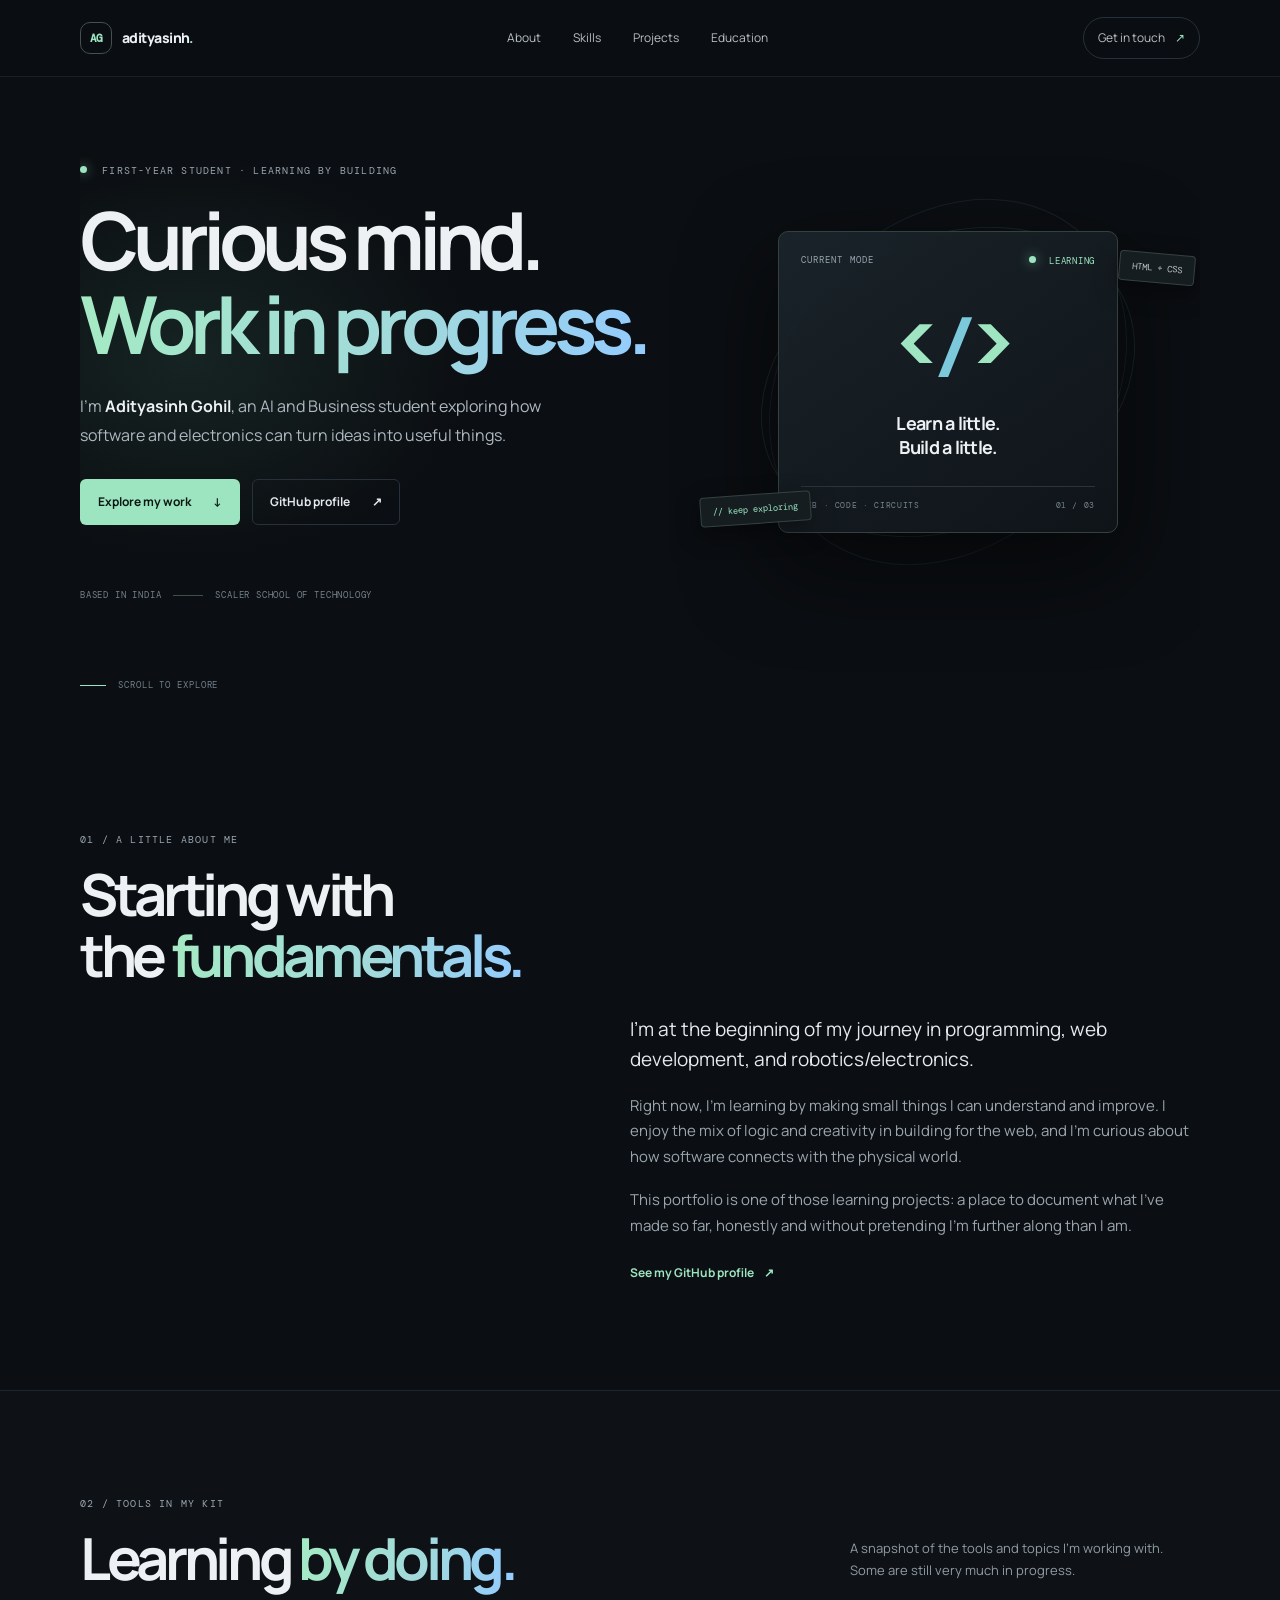
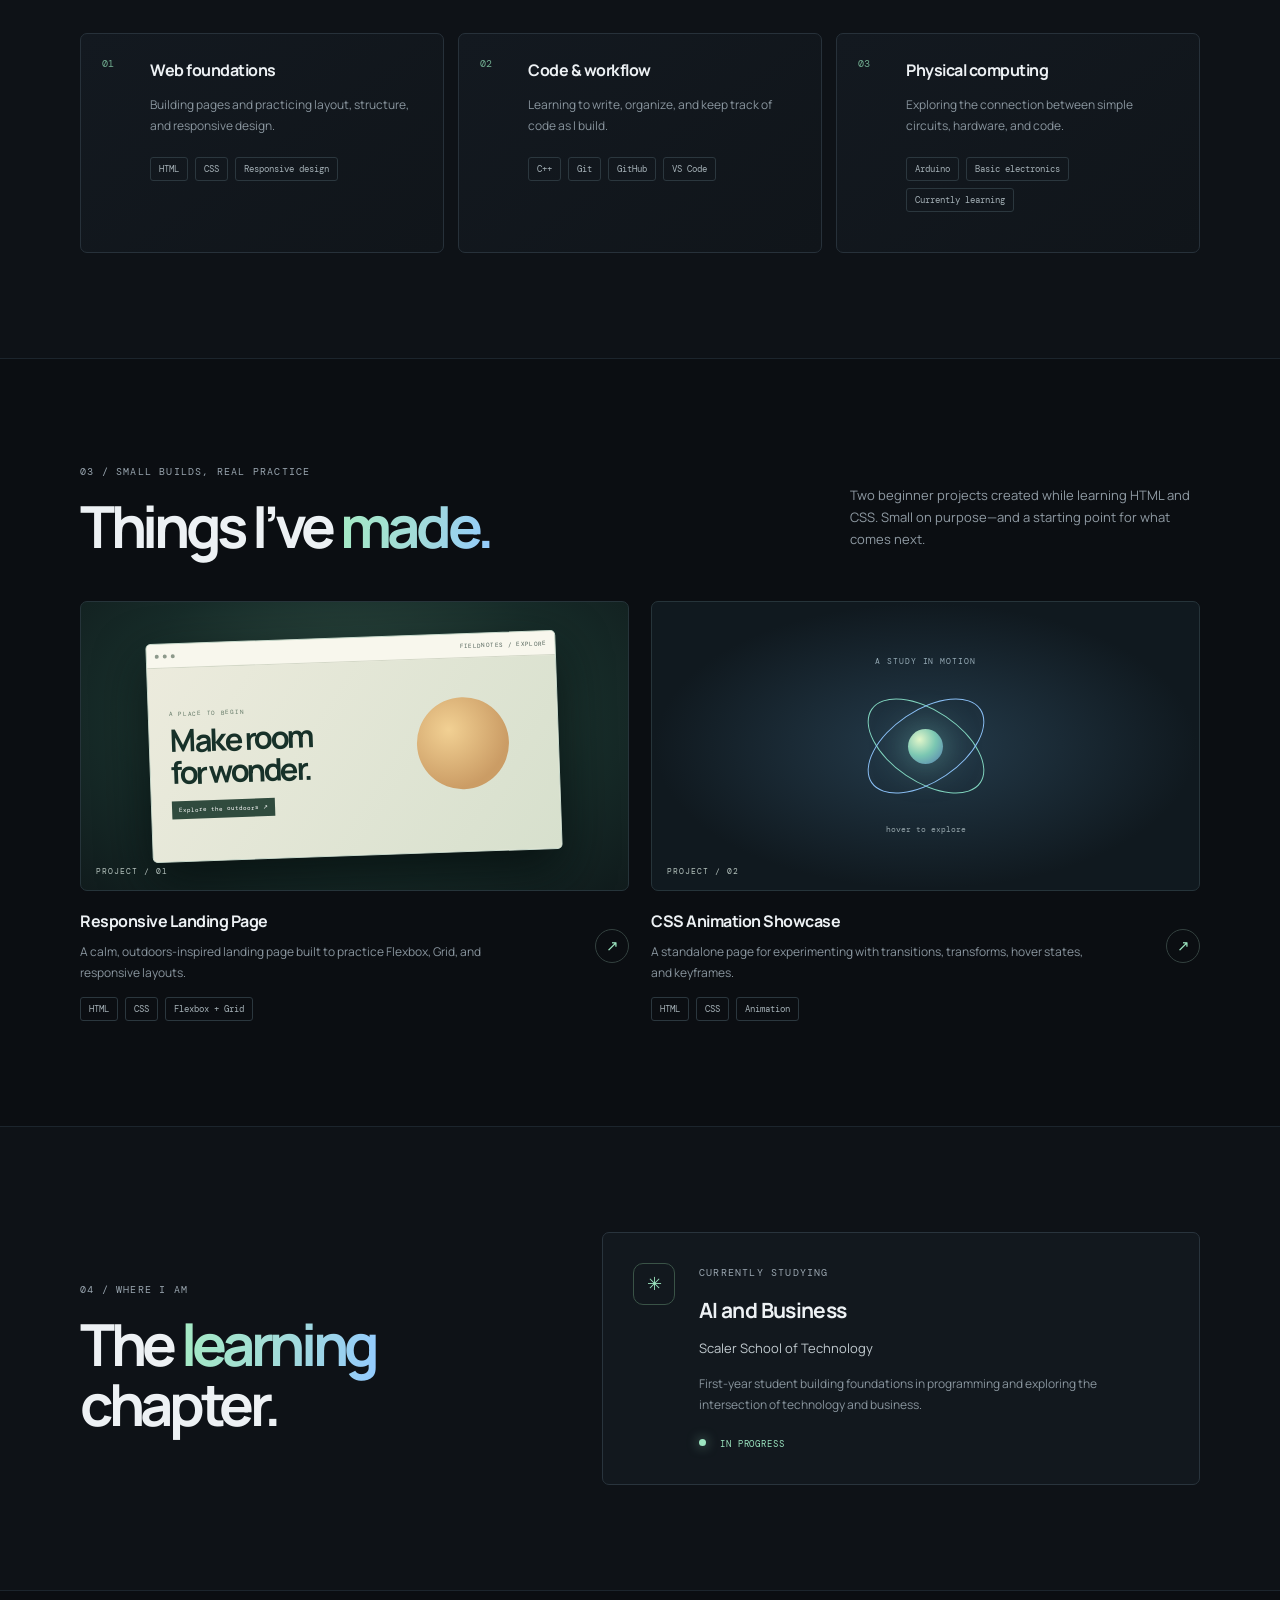
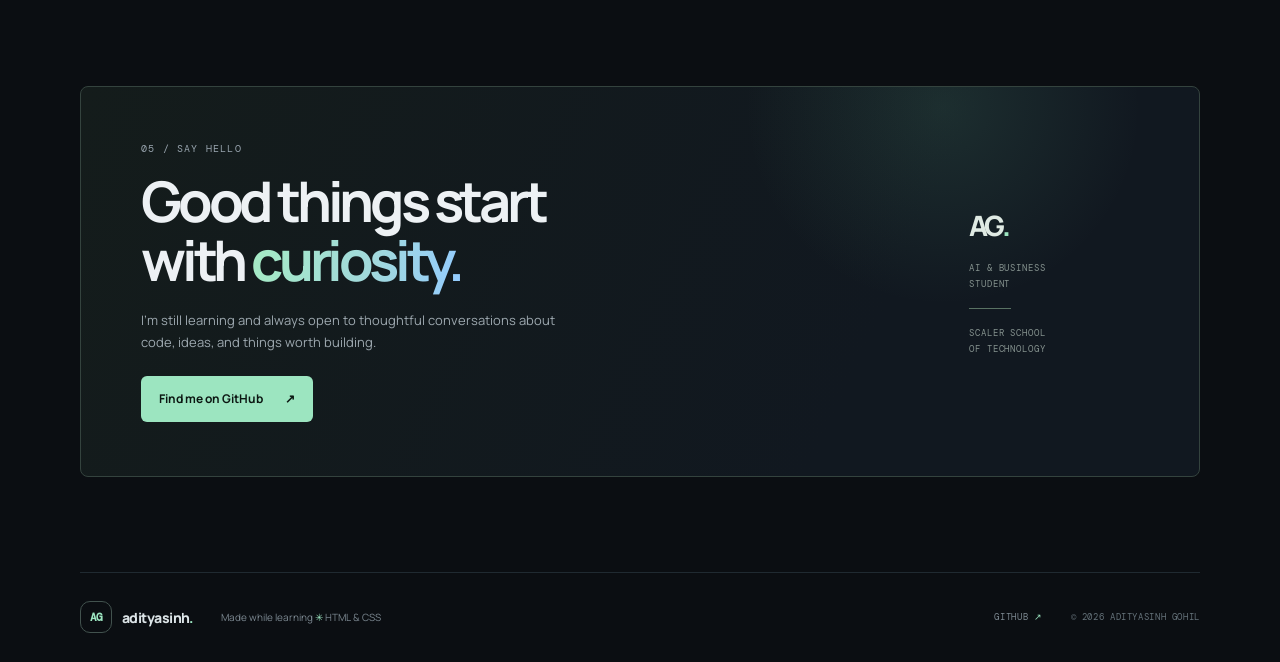
<file: index.html>
<!doctype html>
<html lang="en">
<head>
  <meta charset="utf-8">
  <meta name="viewport" content="width=device-width, initial-scale=1">
  <meta name="description" content="The personal portfolio of Adityasinh Upendrasinh Gohil, an AI and Business student learning web development and electronics.">
  <title>Adityasinh Gohil — Student &amp; Builder</title>
  <link rel="preconnect" href="https://fonts.googleapis.com">
  <link rel="preconnect" href="https://fonts.gstatic.com" crossorigin>
  <link href="https://fonts.googleapis.com/css2?family=DM+Mono:wght@400;500&family=Manrope:wght@400;500;600;700;800&display=swap" rel="stylesheet">
  <link rel="stylesheet" href="style.css">
</head>
<body>
  <header class="site-header">
    <nav class="nav wrap" aria-label="Main navigation">
      <a class="brand" href="#home" aria-label="Adityasinh Gohil, home"><span class="brand-mark">AG</span><span>adityasinh<span class="brand-dot">.</span></span></a>
      <div class="nav-links">
        <a href="#about">About</a><a href="#skills">Skills</a><a href="#projects">Projects</a><a href="#education">Education</a>
      </div>
      <a class="nav-contact" href="#contact">Get in touch <span aria-hidden="true">↗</span></a>
    </nav>
  </header>

  <main>
    <section class="hero wrap" id="home" aria-labelledby="hero-title">
      <div class="hero-copy">
        <p class="eyebrow"><span class="status-dot"></span> FIRST-YEAR STUDENT · LEARNING BY BUILDING</p>
        <h1 id="hero-title">Curious mind.<br><span class="gradient-text">Work in progress.</span></h1>
        <p class="hero-intro">I’m <strong>Adityasinh Gohil</strong>, an AI and Business student exploring how software and electronics can turn ideas into useful things.</p>
        <div class="hero-actions"><a class="button button-primary" href="#projects">Explore my work <span aria-hidden="true">↓</span></a><a class="button button-quiet" href="https://github.com/aditya-codes2302" target="_blank" rel="noopener noreferrer">GitHub profile <span aria-hidden="true">↗</span></a></div>
        <div class="hero-meta"><span>BASED IN INDIA</span><span class="meta-line"></span><span>SCALER SCHOOL OF TECHNOLOGY</span></div>
      </div>
      <div class="hero-visual" aria-label="A decorative card about learning through small experiments">
        <div class="orbit orbit-one"></div><div class="orbit orbit-two"></div>
        <div class="visual-card">
          <div class="card-top"><span class="eyebrow">CURRENT MODE</span><span class="live-label"><span class="status-dot"></span> LEARNING</span></div>
          <div class="visual-symbol" aria-hidden="true"><span class="symbol-bracket">&lt;</span><span class="symbol-slash">/</span><span class="symbol-bracket">&gt;</span></div>
          <p class="visual-title">Learn a little.<br>Build a little.</p>
          <div class="card-bottom"><span>WEB · CODE · CIRCUITS</span><span>01 / 03</span></div>
        </div>
        <span class="visual-note note-one">HTML + CSS</span><span class="visual-note note-two">// keep exploring</span>
      </div>
      <a class="scroll-cue" href="#about"><span></span> SCROLL TO EXPLORE</a>
    </section>

    <section class="section wrap" id="about" aria-labelledby="about-title">
      <div class="section-heading"><p class="eyebrow">01 / A LITTLE ABOUT ME</p><h2 id="about-title">Starting with<br>the <span class="gradient-text">fundamentals.</span></h2></div>
      <div class="about-copy"><p class="lead">I’m at the beginning of my journey in programming, web development, and robotics/electronics.</p><p>Right now, I’m learning by making small things I can understand and improve. I enjoy the mix of logic and creativity in building for the web, and I’m curious about how software connects with the physical world.</p><p>This portfolio is one of those learning projects: a place to document what I’ve made so far, honestly and without pretending I’m further along than I am.</p><a class="text-link" href="https://github.com/aditya-codes2302" target="_blank" rel="noopener noreferrer">See my GitHub profile <span aria-hidden="true">↗</span></a></div>
    </section>

    <section class="section skills-section" id="skills" aria-labelledby="skills-title"><div class="wrap">
      <div class="section-heading heading-row"><div><p class="eyebrow">02 / TOOLS IN MY KIT</p><h2 id="skills-title">Learning <span class="gradient-text">by doing.</span></h2></div><p class="heading-note">A snapshot of the tools and topics I’m working with. Some are still very much in progress.</p></div>
      <div class="skills-grid">
        <article class="skill-card"><span class="skill-index">01</span><div><h3>Web foundations</h3><p>Building pages and practicing layout, structure, and responsive design.</p><div class="tag-list"><span>HTML</span><span>CSS</span><span>Responsive design</span></div></div></article>
        <article class="skill-card"><span class="skill-index">02</span><div><h3>Code &amp; workflow</h3><p>Learning to write, organize, and keep track of code as I build.</p><div class="tag-list"><span>C++</span><span>Git</span><span>GitHub</span><span>VS Code</span></div></div></article>
        <article class="skill-card"><span class="skill-index">03</span><div><h3>Physical computing</h3><p>Exploring the connection between simple circuits, hardware, and code.</p><div class="tag-list"><span>Arduino</span><span>Basic electronics</span><span>Currently learning</span></div></div></article>
      </div>
    </div></section>

    <section class="section wrap" id="projects" aria-labelledby="projects-title">
      <div class="section-heading heading-row"><div><p class="eyebrow">03 / SMALL BUILDS, REAL PRACTICE</p><h2 id="projects-title">Things I’ve <span class="gradient-text">made.</span></h2></div><p class="heading-note">Two beginner projects created while learning HTML and CSS. Small on purpose—and a starting point for what comes next.</p></div>
      <div class="projects-grid">
        <article class="project-card"><a class="project-preview preview-landing" href="project-1/index.html" aria-label="Open Responsive Landing Page project"><div class="preview-window"><div class="preview-bar"><i></i><i></i><i></i><span>FIELDNOTES / EXPLORE</span></div><div class="preview-content"><span class="preview-kicker">A PLACE TO BEGIN</span><strong>Make room<br>for wonder.</strong><span class="preview-button">Explore the outdoors ↗</span><div class="preview-sun"></div></div></div><span class="project-number">PROJECT / 01</span></a><div class="project-info"><div><h3>Responsive Landing Page</h3><p>A calm, outdoors-inspired landing page built to practice Flexbox, Grid, and responsive layouts.</p></div><a class="round-link" href="project-1/index.html" aria-label="View Responsive Landing Page">↗</a></div><div class="project-tags"><span>HTML</span><span>CSS</span><span>Flexbox + Grid</span></div></article>
        <article class="project-card"><a class="project-preview preview-motion" href="project-2/index.html" aria-label="Open CSS Animation Showcase project"><div class="motion-stage"><span class="motion-label">A STUDY IN MOTION</span><div class="motion-orbit"></div><div class="motion-orbit orbit-b"></div><div class="motion-core"></div><span class="motion-caption">hover to explore</span></div><span class="project-number">PROJECT / 02</span></a><div class="project-info"><div><h3>CSS Animation Showcase</h3><p>A standalone page for experimenting with transitions, transforms, hover states, and keyframes.</p></div><a class="round-link" href="project-2/index.html" aria-label="View CSS Animation Showcase">↗</a></div><div class="project-tags"><span>HTML</span><span>CSS</span><span>Animation</span></div></article>
      </div>
    </section>

    <section class="section education-section" id="education" aria-labelledby="education-title"><div class="wrap education-layout"><div class="section-heading"><p class="eyebrow">04 / WHERE I AM</p><h2 id="education-title">The <span class="gradient-text">learning</span><br>chapter.</h2></div><div class="education-card"><span class="education-icon" aria-hidden="true">✳</span><div><p class="eyebrow">CURRENTLY STUDYING</p><h3>AI and Business</h3><p class="education-school">Scaler School of Technology</p><p class="education-detail">First-year student building foundations in programming and exploring the intersection of technology and business.</p><span class="education-status"><span class="status-dot"></span> IN PROGRESS</span></div></div></div></section>

    <section class="contact-section wrap" id="contact" aria-labelledby="contact-title"><div class="contact-panel"><div class="contact-glow"></div><div class="contact-content"><p class="eyebrow">05 / SAY HELLO</p><h2 id="contact-title">Good things start<br>with <span class="gradient-text">curiosity.</span></h2><p>I’m still learning and always open to thoughtful conversations about code, ideas, and things worth building.</p><a class="button button-primary" href="https://github.com/aditya-codes2302" target="_blank" rel="noopener noreferrer">Find me on GitHub <span aria-hidden="true">↗</span></a></div><div class="contact-aside"><span class="aside-mark">AG<span>.</span></span><span>AI &amp; BUSINESS<br>STUDENT</span><span class="aside-line"></span><span>SCALER SCHOOL<br>OF TECHNOLOGY</span></div></div></section>
  </main>

  <footer class="site-footer wrap"><a class="brand footer-brand" href="#home"><span class="brand-mark">AG</span><span>adityasinh<span class="brand-dot">.</span></span></a><p>Made while learning <span aria-label="with">✳</span> HTML &amp; CSS</p><a class="footer-link" href="https://github.com/aditya-codes2302" target="_blank" rel="noopener noreferrer">GITHUB <span aria-hidden="true">↗</span></a><span class="copyright">© 2026 ADITYASINH GOHIL</span></footer>
</body>
</html>
</file>
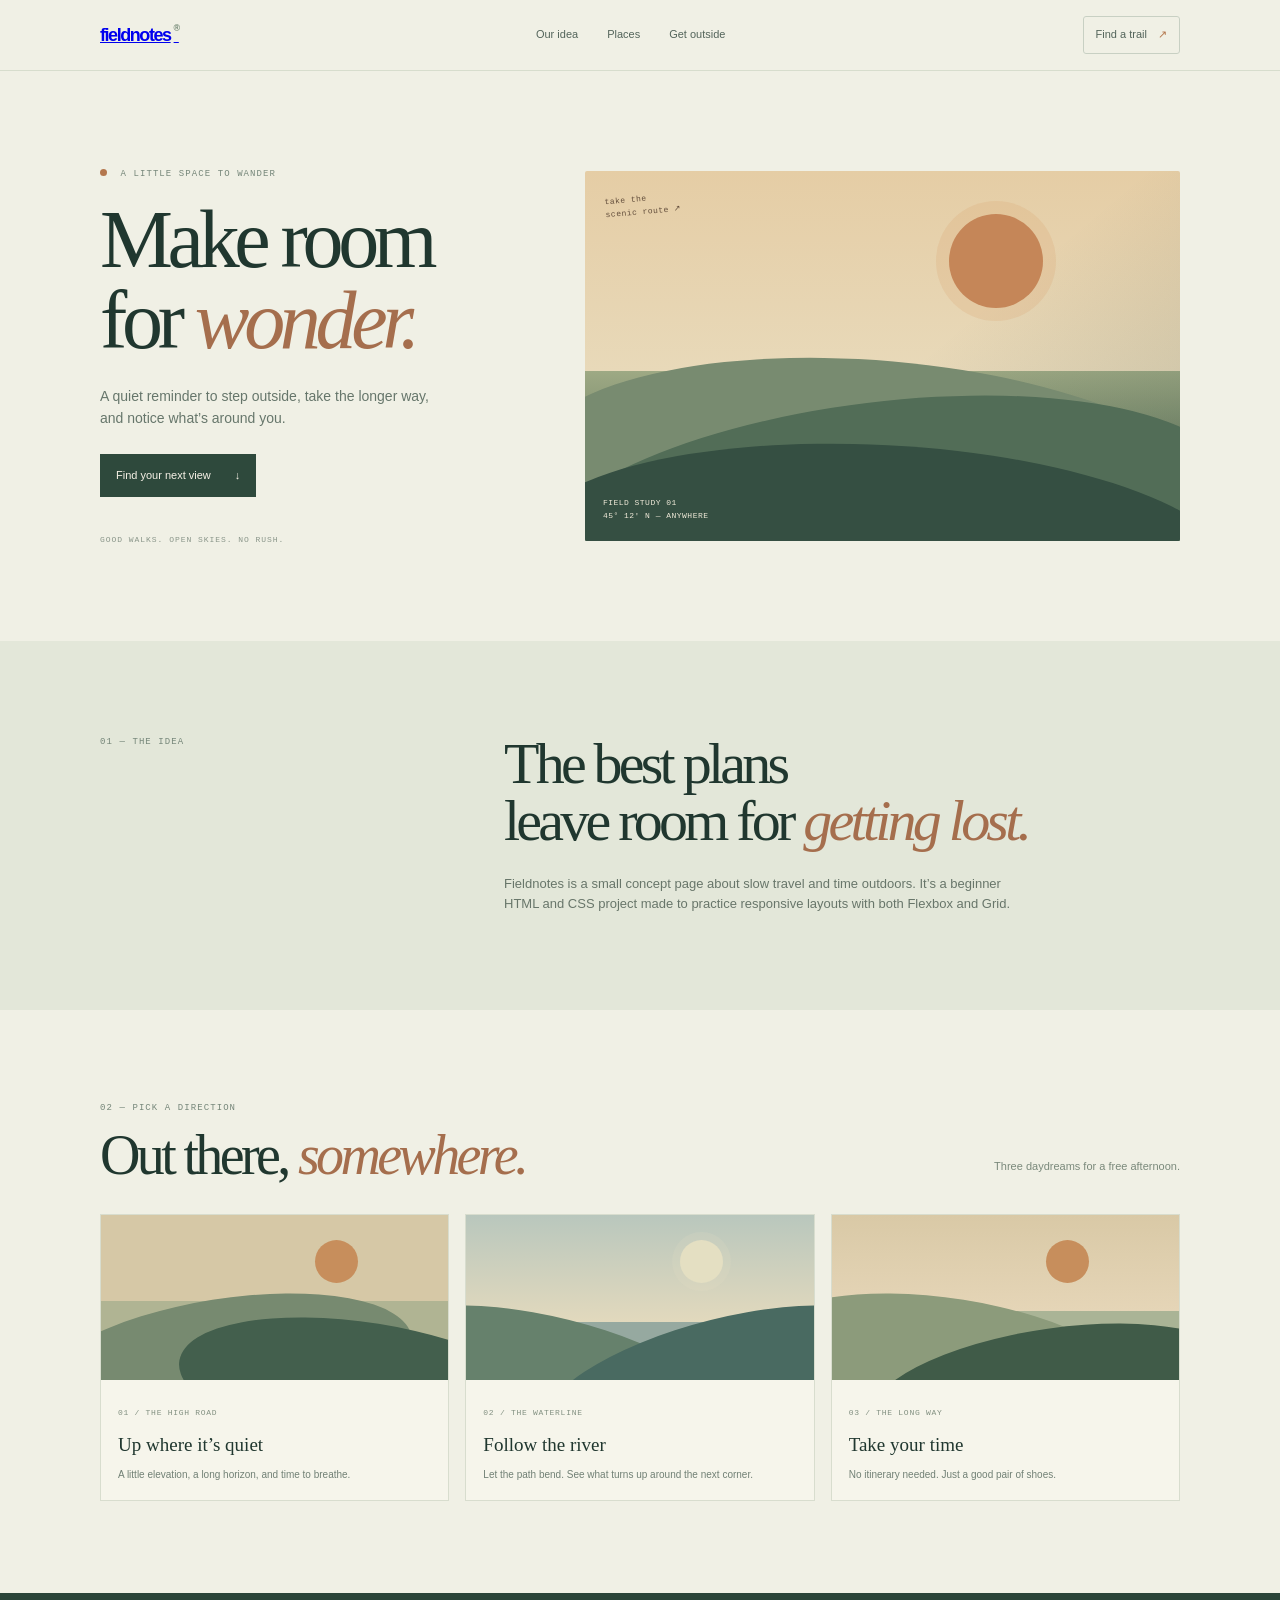
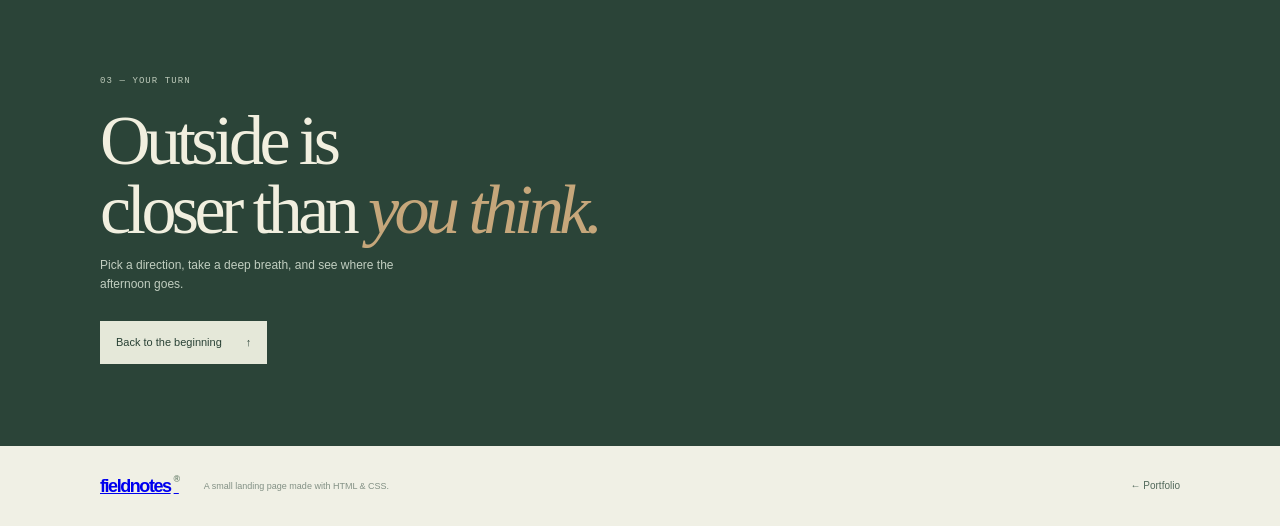
<file: project-1/index.html>
<!doctype html>
<html lang="en">
<head>
  <meta charset="utf-8">
  <meta name="viewport" content="width=device-width, initial-scale=1">
  <meta name="description" content="A beginner responsive landing page made with HTML and CSS.">
  <title>Fieldnotes — Responsive Landing Page</title>
  <link rel="stylesheet" href="style.css">
</head>
<body>
  <header class="site-header"><nav class="nav wrap" aria-label="Main navigation"><a class="logo" href="#home">fieldnotes<span>®</span></a><div class="nav-links"><a href="#story">Our idea</a><a href="#places">Places</a><a href="#join">Get outside</a></div><a class="nav-cta" href="#places">Find a trail <span>↗</span></a></nav></header>
  <main>
    <section class="hero wrap" id="home"><div class="hero-copy"><p class="kicker"><span></span> A LITTLE SPACE TO WANDER</p><h1>Make room<br>for <em>wonder.</em></h1><p class="intro">A quiet reminder to step outside, take the longer way, and notice what’s around you.</p><a class="button" href="#places">Find your next view <span>↓</span></a><p class="hero-foot">GOOD WALKS. OPEN SKIES. NO RUSH.</p></div><div class="hero-art" role="img" aria-label="Illustrated sun setting behind layered green hills"><div class="sun"></div><div class="hill hill-back"></div><div class="hill hill-mid"></div><div class="hill hill-front"></div><span class="art-label">FIELD STUDY 01<br>45° 12' N — ANYWHERE</span><span class="art-scribble">take the<br>scenic route ↗</span></div></section>
    <section class="story" id="story"><div class="wrap story-grid"><p class="kicker">01 — THE IDEA</p><h2>The best plans<br>leave room for <em>getting lost.</em></h2><p>Fieldnotes is a small concept page about slow travel and time outdoors. It’s a beginner HTML and CSS project made to practice responsive layouts with both Flexbox and Grid.</p></div></section>
    <section class="places wrap" id="places"><div class="places-heading"><div><p class="kicker">02 — PICK A DIRECTION</p><h2>Out there, <em>somewhere.</em></h2></div><p>Three daydreams for a free afternoon.</p></div><div class="place-grid"><article class="place-card place-one"><div class="landscape landscape-one"><span class="place-sun"></span><i></i><b></b></div><div class="place-text"><span>01 / THE HIGH ROAD</span><h3>Up where it’s quiet</h3><p>A little elevation, a long horizon, and time to breathe.</p></div></article><article class="place-card place-two"><div class="landscape landscape-two"><span class="place-moon"></span><i></i><b></b></div><div class="place-text"><span>02 / THE WATERLINE</span><h3>Follow the river</h3><p>Let the path bend. See what turns up around the next corner.</p></div></article><article class="place-card place-three"><div class="landscape landscape-three"><span class="place-sun"></span><i></i><b></b></div><div class="place-text"><span>03 / THE LONG WAY</span><h3>Take your time</h3><p>No itinerary needed. Just a good pair of shoes.</p></div></article></div></section>
    <section class="join" id="join"><div class="wrap join-inner"><p class="kicker">03 — YOUR TURN</p><h2>Outside is<br>closer than <em>you think.</em></h2><p>Pick a direction, take a deep breath, and see where the afternoon goes.</p><a class="button button-light" href="#home">Back to the beginning <span>↑</span></a></div></section>
  </main>
  <footer class="footer wrap"><a class="logo" href="#home">fieldnotes<span>®</span></a><p>A small landing page made with HTML &amp; CSS.</p><a href="../index.html">← Portfolio</a></footer>
</body>
</html>
</file>
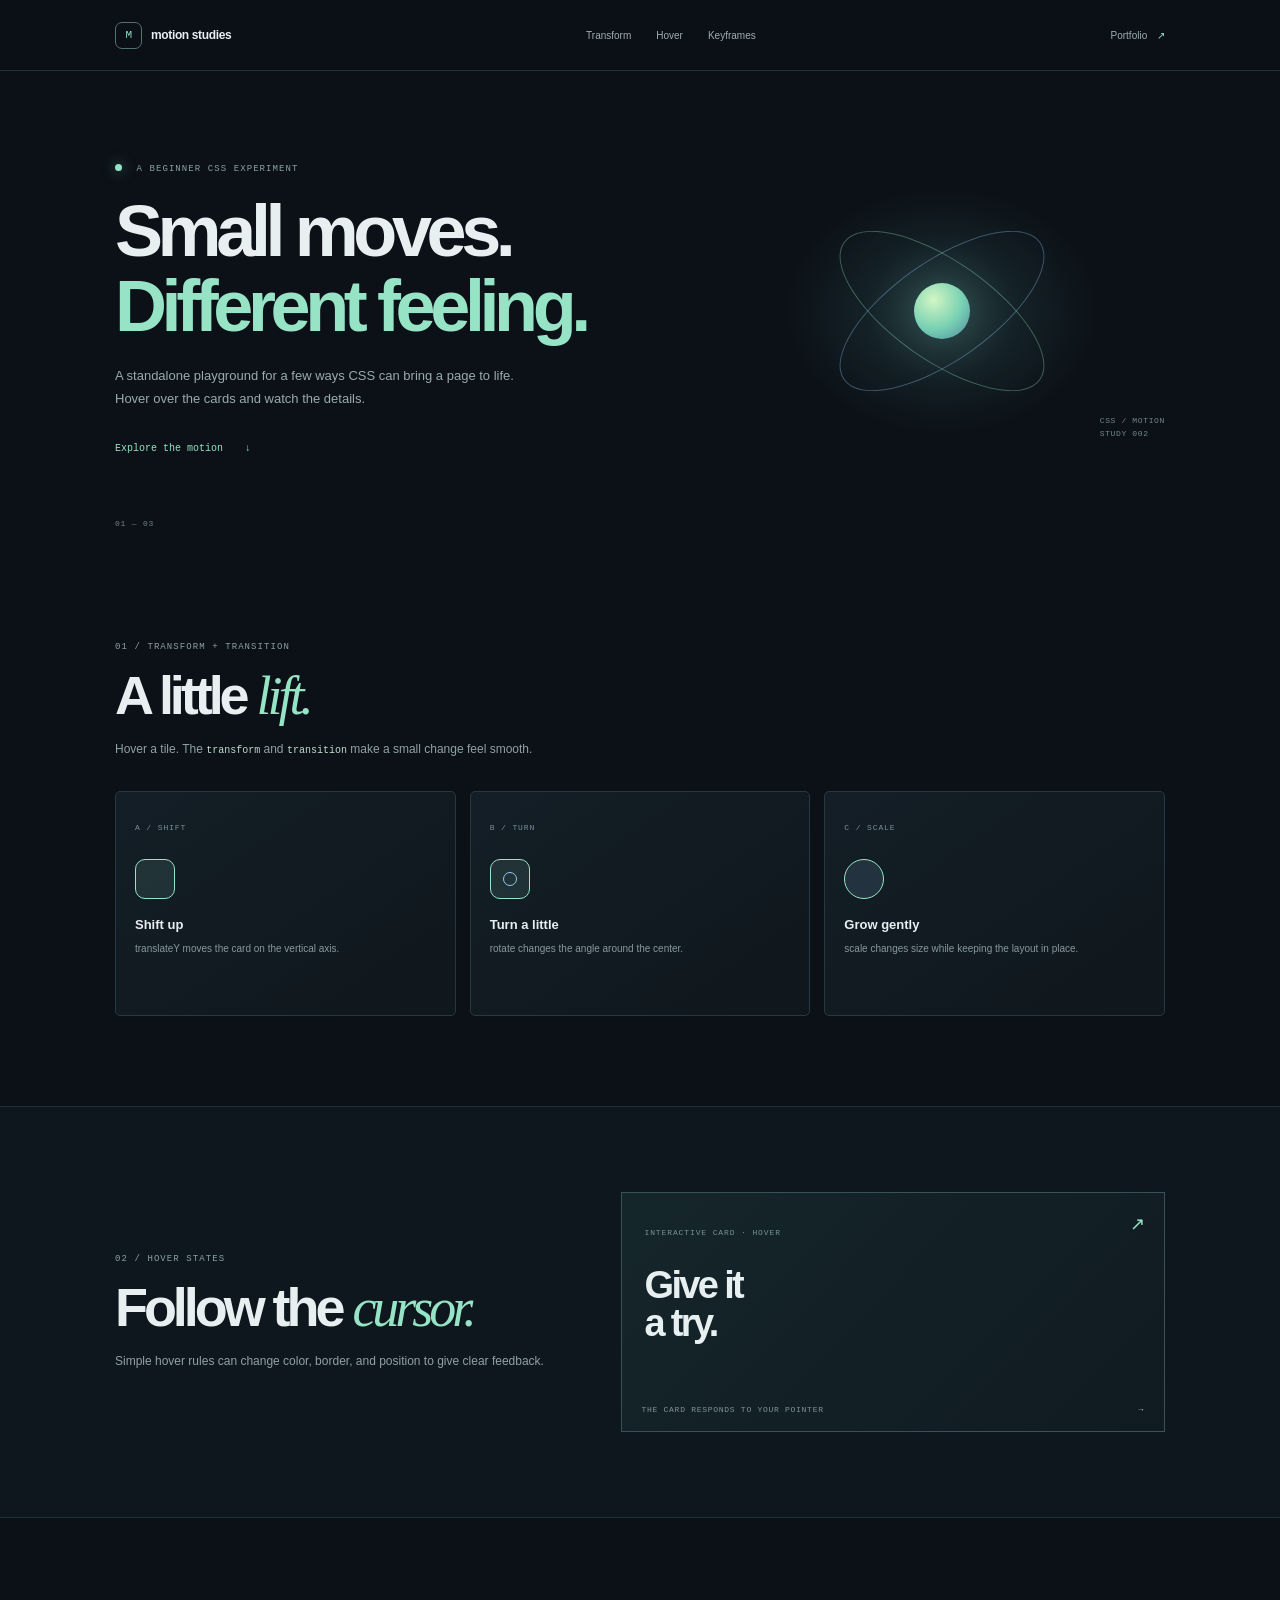
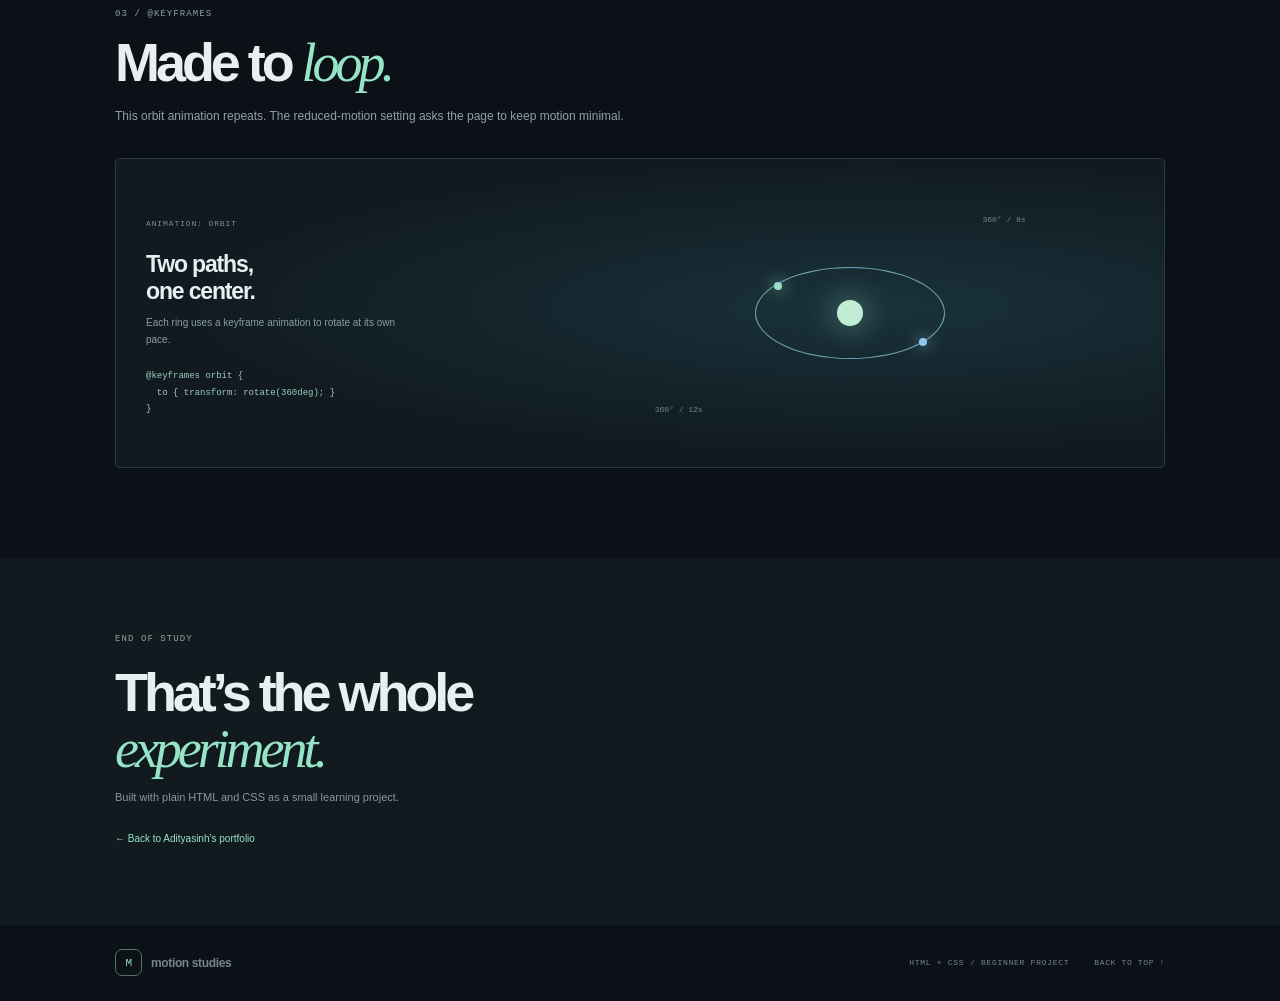
<file: project-2/index.html>
<!doctype html>
<html lang="en">
<head>
  <meta charset="utf-8">
  <meta name="viewport" content="width=device-width, initial-scale=1">
  <meta name="description" content="A small CSS motion study demonstrating transitions, transforms, hover effects, and keyframe animations.">
  <title>Motion Studies — CSS Animation Showcase</title>
  <link rel="stylesheet" href="style.css">
</head>
<body>
  <header class="site-header"><nav class="nav wrap" aria-label="Main navigation"><a class="wordmark" href="#home"><span class="mark">M</span> motion studies</a><div class="nav-links"><a href="#transform">Transform</a><a href="#hover">Hover</a><a href="#keyframes">Keyframes</a></div><a class="nav-back" href="../index.html">Portfolio <span>↗</span></a></nav></header>
  <main>
    <section class="hero wrap" id="home"><div><p class="eyebrow"><span class="pulse-dot"></span> A BEGINNER CSS EXPERIMENT</p><h1>Small moves.<br><span>Different feeling.</span></h1><p class="intro">A standalone playground for a few ways CSS can bring a page to life. Hover over the cards and watch the details.</p><a class="scroll-link" href="#transform">Explore the motion <span>↓</span></a></div><div class="hero-art" aria-hidden="true"><div class="hero-ring ring-a"></div><div class="hero-ring ring-b"></div><div class="hero-orb"></div><span class="art-coord">CSS / MOTION<br>STUDY 002</span></div><span class="hero-index">01 — 03</span></section>
    <section class="study-section wrap" id="transform"><div class="section-title"><p class="eyebrow">01 / TRANSFORM + TRANSITION</p><h2>A little <em>lift.</em></h2><p>Hover a tile. The <code>transform</code> and <code>transition</code> make a small change feel smooth.</p></div><div class="lift-grid"><article class="lift-card"><span class="card-no">A / SHIFT</span><div class="mini-shape shape-shift"></div><h3>Shift up</h3><p>translateY moves the card on the vertical axis.</p></article><article class="lift-card"><span class="card-no">B / TURN</span><div class="mini-shape shape-turn"><i></i></div><h3>Turn a little</h3><p>rotate changes the angle around the center.</p></article><article class="lift-card"><span class="card-no">C / SCALE</span><div class="mini-shape shape-scale"></div><h3>Grow gently</h3><p>scale changes size while keeping the layout in place.</p></article></div></section>
    <section class="hover-section" id="hover"><div class="wrap hover-layout"><div class="section-title"><p class="eyebrow">02 / HOVER STATES</p><h2>Follow the <em>cursor.</em></h2><p>Simple hover rules can change color, border, and position to give clear feedback.</p></div><a class="hover-demo" href="#keyframes"><span class="demo-label">INTERACTIVE CARD · HOVER</span><span class="demo-icon">↗</span><strong>Give it<br>a try.</strong><span class="demo-bottom">THE CARD RESPONDS TO YOUR POINTER <b>→</b></span></a></div></section>
    <section class="study-section keyframes-section wrap" id="keyframes"><div class="section-title"><p class="eyebrow">03 / @KEYFRAMES</p><h2>Made to <em>loop.</em></h2><p>This orbit animation repeats. The reduced-motion setting asks the page to keep motion minimal.</p></div><div class="keyframe-demo"><div class="demo-copy"><span class="demo-label">ANIMATION: ORBIT</span><h3>Two paths,<br>one center.</h3><p>Each ring uses a keyframe animation to rotate at its own pace.</p><code>@keyframes orbit {<br>&nbsp;&nbsp;to { transform: rotate(360deg); }<br>}</code></div><div class="orbit-art" aria-label="Two animated orbit rings around a glowing center"><div class="orbit-ring orbit-one"><span></span></div><div class="orbit-ring orbit-two"><span></span></div><div class="orbit-center"></div><span class="orbit-tag tag-a">360° / 8s</span><span class="orbit-tag tag-b">360° / 12s</span></div></div></section>
    <section class="closing"><div class="wrap closing-inner"><p class="eyebrow">END OF STUDY</p><h2>That’s the whole<br><em>experiment.</em></h2><p>Built with plain HTML and CSS as a small learning project.</p><a href="../index.html">← Back to Adityasinh’s portfolio</a></div></section>
  </main>
  <footer class="footer wrap"><a class="wordmark" href="#home"><span class="mark">M</span> motion studies</a><span>HTML + CSS / BEGINNER PROJECT</span><a href="#home">BACK TO TOP ↑</a></footer>
</body>
</html>
</file>
<file: style.css>
:root {
  color-scheme: dark;
  --bg: #0b0e12;
  --surface: #11161c;
  --surface-2: #151c24;
  --text: #edf1f4;
  --muted: #929ca7;
  --line: #26313b;
  --accent: #9ce5c0;
  --accent-2: #86cfff;
  --mono: "DM Mono",monospace;
  --sans: "Manrope",sans-serif;
  --wrap: 1120px
}
* {
  box-sizing: border-box
}
html {
  scroll-behavior: smooth;
  scroll-padding-top: 90px
}
body {
  margin: 0;
  background: var(--bg);
  color: var(--text);
  font-family: var(--sans);
  font-size: 15px;
  line-height: 1.7
}
a {
  color: inherit;
  text-decoration: none
}
.wrap {
  width: min(calc(100% - 64px),var(--wrap));
  margin-inline: auto
}
.site-header {
  position: sticky;
  top: 0;
  z-index: 10;
  border-bottom: 1px solid rgba(148,163,184,.12);
  background: rgba(11,14,18,.88);
  backdrop-filter: blur(16px)
}
.nav {
  height: 76px;
  display: flex;
  align-items: center;
  justify-content: space-between;
  gap: 24px
}
.brand {
  display: inline-flex;
  align-items: center;
  gap: 10px;
  font-size: 14px;
  font-weight: 800;
  letter-spacing: -.04em
}
.brand-mark {
  display: grid;
  place-items: center;
  width: 32px;
  height: 32px;
  border: 1px solid #42524e;
  border-radius: 10px;
  color: var(--accent);
  font-family: var(--mono);
  font-size: 11px;
  letter-spacing: -.08em
}
.brand-dot {
  color: var(--accent)
}
.nav-links {
  display: flex;
  align-items: center;
  gap: 32px
}
.nav-links a,.nav-contact {
  font-size: 12px;
  color: #b9c1c8;
  transition: color .2s ease
}
.nav-links a:hover,.nav-contact:hover,.footer-link:hover {
  color: var(--accent)
}
.nav-contact {
  padding: 10px 14px;
  border: 1px solid var(--line);
  border-radius: 999px
}
.nav-contact span {
  margin-left: 8px;
  color: var(--accent)
}
.hero {
  position: relative;
  min-height: 650px;
  display: grid;
  grid-template-columns: 1.1fr .9fr;
  align-items: center;
  padding-block: 72px 112px;
  overflow: hidden
}
.hero:before {
  content: "";
  position: absolute;
  z-index: -1;
  width: 600px;
  height: 420px;
  left: -190px;
  top: 70px;
  background: radial-gradient(ellipse,rgba(112,211,171,.11),transparent 68%);
  pointer-events: none
}
.hero-copy {
  max-width: 610px;
  z-index: 1
}
.eyebrow {
  margin: 0 0 20px;
  color: #99a5af;
  font: 10px/1.5 var(--mono);
  letter-spacing: .12em
}
.status-dot {
  display: inline-block;
  width: 7px;
  height: 7px;
  margin-right: 8px;
  border-radius: 50%;
  background: var(--accent);
  box-shadow: 0 0 12px rgba(156,229,192,.65);
  vertical-align: 1px
}
.hero h1,.section h2,.contact-content h2 {
  margin: 0;
  font-size: clamp(44px,6.6vw,80px);
  line-height: 1.05;
  letter-spacing: -.075em;
  font-weight: 700
}
.gradient-text {
  color: var(--accent);
  background: linear-gradient(100deg,#a5ebc3 0%,#a1d9dc 58%,#93cbff 100%);
  -webkit-background-clip: text;
  background-clip: text;
  -webkit-text-fill-color: transparent
}
.hero-intro {
  max-width: 485px;
  margin: 26px 0 30px;
  color: #aeb8c1;
  font-size: 16px;
  line-height: 1.8
}
.hero-intro strong {
  color: var(--text);
  font-weight: 700
}
.hero-actions {
  display: flex;
  gap: 12px;
  flex-wrap: wrap
}
.button {
  display: inline-flex;
  min-height: 46px;
  align-items: center;
  justify-content: center;
  gap: 22px;
  padding: 0 17px;
  border: 1px solid transparent;
  border-radius: 6px;
  font-size: 12px;
  font-weight: 700;
  transition: transform .2s ease,background .2s ease,border-color .2s ease
}
.button:hover {
  transform: translateY(-3px)
}
.button-primary {
  background: var(--accent);
  color: #0c1712
}
.button-primary:hover {
  background: #b5f1ce
}
.button-quiet {
  border-color: var(--line);
  color: #e3e9ed
}
.button-quiet:hover {
  border-color: #708078
}
.hero-meta {
  display: flex;
  align-items: center;
  gap: 12px;
  margin-top: 64px;
  color: #74818c;
  font: 9px var(--mono);
  letter-spacing: .09em
}
.meta-line {
  width: 30px;
  height: 1px;
  background: #405048
}
.hero-visual {
  position: relative;
  display: grid;
  place-items: center;
  min-height: 380px
}
.orbit {
  position: absolute;
  border: 1px solid rgba(156,229,192,.1);
  border-radius: 50%;
  transform: rotate(-25deg)
}
.orbit-one {
  width: 390px;
  height: 290px
}
.orbit-two {
  width: 320px;
  height: 400px;
  transform: rotate(42deg);
  border-color: rgba(134,207,255,.09)
}
.visual-card {
  position: relative;
  width: min(100%,340px);
  min-height: 290px;
  padding: 22px;
  background: linear-gradient(145deg,rgba(26,36,42,.94),rgba(15,20,25,.96));
  border: 1px solid #34413f;
  border-radius: 10px;
  box-shadow: 0 32px 90px #0008;
  animation: card-float 6s ease-in-out infinite
}
.card-top,.card-bottom {
  display: flex;
  align-items: center;
  justify-content: space-between
}
.card-top .eyebrow {
  margin: 0;
  font-size: 9px
}
.live-label {
  color: var(--accent);
  font: 9px var(--mono);
  letter-spacing: .08em
}
.visual-symbol {
  display: flex;
  align-items: center;
  justify-content: center;
  height: 130px;
  margin-top: 13px;
  font: 700 66px var(--mono);
  letter-spacing: -.18em
}
.symbol-bracket {
  color: #a0e5c2
}
.symbol-slash {
  margin: 0 11px;
  color: #7bc9da;
  transform: translateY(3px)
}
.visual-title {
  margin: 0 0 26px;
  text-align: center;
  font-size: 18px;
  font-weight: 700;
  line-height: 1.35;
  letter-spacing: -.04em
}
.card-bottom {
  padding-top: 13px;
  border-top: 1px solid #29353a;
  color: #78858d;
  font: 8px var(--mono);
  letter-spacing: .08em
}
.visual-note {
  position: absolute;
  padding: 8px 12px;
  background: #151d21;
  border: 1px solid #35423f;
  border-radius: 4px;
  color: #bcc6c7;
  font: 9px var(--mono);
  box-shadow: 0 8px 25px #0006
}
.note-one {
  top: 61px;
  right: 5px;
  transform: rotate(5deg)
}
.note-two {
  bottom: 48px;
  left: 4px;
  color: var(--accent);
  transform: rotate(-4deg)
}
.scroll-cue {
  position: absolute;
  bottom: 36px;
  left: 0;
  display: flex;
  align-items: center;
  gap: 12px;
  color: #72808a;
  font: 9px var(--mono);
  letter-spacing: .1em
}
.scroll-cue span {
  width: 26px;
  height: 1px;
  background: var(--accent)
}
.section {
  padding-block: 105px
}
.section-heading {
  max-width: 520px
}
.section-heading .eyebrow {
  margin-bottom: 17px
}
.section h2,.contact-content h2 {
  font-size: clamp(38px,5vw,58px)
}
.about-copy {
  max-width: 570px;
  margin: 28px 0 0 auto;
  color: #9ba6af
}
.about-copy p {
  margin: 0 0 18px
}
.about-copy .lead {
  color: #e5eaed;
  font-size: 19px;
  line-height: 1.6
}
.text-link {
  display: inline-flex;
  gap: 10px;
  margin-top: 7px;
  color: var(--accent);
  font-size: 12px;
  font-weight: 700
}
.text-link span {
  transition: transform .2s
}
.text-link:hover span {
  transform: translate(3px,-3px)
}
.skills-section,.education-section {
  background: #0e1217;
  border-block: 1px solid #1c252d
}
.heading-row {
  display: flex;
  align-items: end;
  justify-content: space-between;
  gap: 40px;
  max-width: none
}
.heading-note {
  max-width: 350px;
  margin: 0 0 7px;
  color: #909ba4;
  font-size: 13px
}
.skills-grid {
  display: grid;
  grid-template-columns: repeat(3,1fr);
  gap: 14px;
  margin-top: 45px
}
.skill-card {
  display: grid;
  grid-template-columns: 34px 1fr;
  gap: 14px;
  min-height: 220px;
  padding: 23px 21px;
  border: 1px solid #27313a;
  border-radius: 7px;
  background: linear-gradient(145deg,#131920,#10151a);
  transition: transform .25s ease,border-color .25s ease
}
.skill-card:hover {
  transform: translateY(-5px);
  border-color: #527162
}
.skill-index {
  color: #72ae91;
  font: 10px var(--mono)
}
.skill-card h3,.project-info h3,.education-card h3 {
  margin: 0 0 9px;
  font-size: 16px;
  letter-spacing: -.03em
}
.skill-card p,.project-info p,.education-detail {
  margin: 0;
  color: #89959e;
  font-size: 12px;
  line-height: 1.8
}
.tag-list,.project-tags {
  display: flex;
  flex-wrap: wrap;
  gap: 7px;
  margin-top: 20px
}
.tag-list span,.project-tags span {
  padding: 5px 8px;
  border: 1px solid #2b373e;
  border-radius: 3px;
  color: #a5b1b7;
  font: 9px var(--mono)
}
.projects-grid {
  display: grid;
  grid-template-columns: repeat(2,minmax(0,1fr));
  gap: 22px;
  margin-top: 44px
}
.project-card {
  min-width: 0
}
.project-preview {
  position: relative;
  display: grid;
  place-items: center;
  height: 290px;
  overflow: hidden;
  border: 1px solid #26343a;
  border-radius: 7px;
  background: #111a1c;
  transition: border-color .25s ease,transform .25s ease
}
.project-preview:hover {
  border-color: #628b78;
  transform: translateY(-4px)
}
.preview-landing {
  background: radial-gradient(ellipse at 50% 40%,#36564a,#172c29 62%,#101b1c)
}
.preview-window {
  width: 75%;
  height: 76%;
  overflow: hidden;
  border: 1px solid #c8d9cc;
  border-radius: 5px;
  background: #eceddd;
  color: #173129;
  box-shadow: 0 20px 50px #050c0ccc;
  transform: rotate(-2deg);
  transition: transform .35s ease
}
.preview-landing:hover .preview-window {
  transform: rotate(0) scale(1.03)
}
.preview-bar {
  height: 24px;
  display: flex;
  align-items: center;
  gap: 4px;
  padding: 0 8px;
  border-bottom: 1px solid #d4d8c8;
  background: #f8f7ed
}
.preview-bar i {
  width: 4px;
  height: 4px;
  border-radius: 50%;
  background: #8d998b
}
.preview-bar span {
  margin-left: auto;
  color: #516259;
  font: 6px var(--mono);
  letter-spacing: .06em
}
.preview-content {
  position: relative;
  height: calc(100% - 24px);
  display: flex;
  flex-direction: column;
  align-items: flex-start;
  justify-content: center;
  padding: 17px 20px;
  background: linear-gradient(125deg,#ecebdd 0%,#d7e0cd 100%);
  overflow: hidden
}
.preview-kicker {
  z-index: 1;
  color: #607664;
  font: 6px var(--mono);
  letter-spacing: .12em
}
.preview-content strong {
  z-index: 1;
  margin: 7px 0 12px;
  font-size: clamp(19px,3vw,31px);
  line-height: 1.03;
  letter-spacing: -.08em
}
.preview-button {
  z-index: 1;
  padding: 5px 7px;
  background: #304b3e;
  color: white;
  font: 6px var(--mono)
}
.preview-sun {
  position: absolute;
  right: 12%;
  top: 20%;
  width: 92px;
  height: 92px;
  border-radius: 50%;
  background: radial-gradient(circle at 35% 35%,#f5cd88,#c89052 70%);
  opacity: .85
}
.project-number {
  position: absolute;
  left: 15px;
  bottom: 14px;
  color: #b4c2bd;
  font: 8px var(--mono);
  letter-spacing: .12em
}
.preview-motion {
  background: radial-gradient(ellipse at 50% 50%,#243b4b,#10191f 70%)
}
.motion-stage {
  position: relative;
  width: 180px;
  height: 180px;
  display: grid;
  place-items: center
}
.motion-label {
  position: absolute;
  top: 0;
  color: #95aab5;
  font: 8px var(--mono);
  letter-spacing: .12em
}
.motion-orbit {
  position: absolute;
  width: 132px;
  height: 72px;
  border: 1px solid #80d4be;
  border-radius: 50%;
  transform: rotate(34deg);
  animation: orbit-turn 8s linear infinite
}
.orbit-b {
  width: 132px;
  height: 72px;
  border-color: #8abff5;
  transform: rotate(-34deg);
  animation: orbit-turn-reverse 10s linear infinite
}
.motion-core {
  width: 35px;
  height: 35px;
  border-radius: 50%;
  background: radial-gradient(circle at 33% 30%,#e2f6ca,#7bc7b2 48%,#537cb0);
  box-shadow: 0 0 35px #84d9c580;
  animation: core-pulse 2.8s ease-in-out infinite
}
.motion-caption {
  position: absolute;
  bottom: 2px;
  color: #97a7ad;
  font: 8px var(--mono)
}
.preview-motion:hover .motion-core {
  transform: scale(1.2)
}
.project-info {
  display: flex;
  align-items: center;
  justify-content: space-between;
  gap: 15px;
  margin-top: 17px
}
.project-info h3 {
  margin-bottom: 5px
}
.project-info p {
  max-width: 440px
}
.round-link {
  flex: 0 0 34px;
  width: 34px;
  height: 34px;
  display: grid;
  place-items: center;
  border: 1px solid #33413f;
  border-radius: 50%;
  color: var(--accent);
  transition: background .2s,transform .2s
}
.round-link:hover {
  background: #192820;
  transform: rotate(45deg)
}
.project-tags {
  margin-top: 13px
}
.education-layout {
  display: grid;
  grid-template-columns: .85fr 1.15fr;
  align-items: center;
  gap: 80px
}
.education-card {
  position: relative;
  display: grid;
  grid-template-columns: 48px 1fr;
  gap: 18px;
  padding: 30px;
  border: 1px solid #29343d;
  border-radius: 7px;
  background: #12181e
}
.education-icon {
  display: grid;
  place-items: center;
  width: 42px;
  height: 42px;
  border: 1px solid #3a5347;
  border-radius: 10px;
  color: var(--accent);
  font-size: 18px
}
.education-card .eyebrow {
  margin: 2px 0 13px
}
.education-card h3 {
  font-size: 21px
}
.education-school {
  margin: 0 0 13px;
  color: #c0c9ce;
  font-size: 13px
}
.education-detail {
  max-width: 430px
}
.education-status {
  display: inline-block;
  margin-top: 22px;
  color: var(--accent);
  font: 9px var(--mono);
  letter-spacing: .1em
}
.contact-section {
  padding-block: 95px
}
.contact-panel {
  position: relative;
  display: flex;
  justify-content: space-between;
  gap: 50px;
  min-height: 345px;
  padding: 54px 60px;
  overflow: hidden;
  border: 1px solid #34433e;
  border-radius: 8px;
  background: linear-gradient(115deg,#141c1b,#111820 70%)
}
.contact-glow {
  position: absolute;
  right: 5%;
  top: -180px;
  width: 400px;
  height: 400px;
  background: radial-gradient(circle,#6dc89b20,transparent 70%);
  pointer-events: none
}
.contact-content {
  position: relative;
  max-width: 540px
}
.contact-content .eyebrow {
  margin-bottom: 16px
}
.contact-content h2 {
  font-size: clamp(38px,5vw,56px)
}
.contact-content>p:not(.eyebrow) {
  max-width: 430px;
  margin: 19px 0 23px;
  color: #9da8af;
  font-size: 13px
}
.contact-aside {
  position: relative;
  display: flex;
  flex-direction: column;
  align-items: flex-start;
  justify-content: center;
  gap: 16px;
  min-width: 170px;
  color: #85928e;
  font: 9px/1.8 var(--mono);
  letter-spacing: .1em
}
.aside-mark {
  color: #dfeae3;
  font: 800 28px var(--sans);
  letter-spacing: -.09em
}
.aside-mark span {
  color: var(--accent)
}
.aside-line {
  height: 1px;
  width: 42px;
  background: #597263
}
.site-footer {
  display: flex;
  align-items: center;
  gap: 28px;
  min-height: 90px;
  border-top: 1px solid #202a31;
  color: #7d8992
}
.footer-brand {
  color: #dce4e7
}
.site-footer p {
  margin: 0 auto 0 0;
  font-size: 10px
}
.site-footer p span {
  color: var(--accent)
}
.footer-link,.copyright {
  font: 9px var(--mono);
  letter-spacing: .07em
}
.footer-link span {
  color: var(--accent)
}
.copyright {
  color: #65727a
}
@keyframes card-float {
  0%,100% {
    transform: translateY(0)
  }
  50% {
    transform: translateY(-9px)
  }
}
@keyframes orbit-turn {
  from {
    transform: rotate(34deg)
  }
  to {
    transform: rotate(394deg)
  }
}
@keyframes orbit-turn-reverse {
  from {
    transform: rotate(-34deg)
  }
  to {
    transform: rotate(-394deg)
  }
}
@keyframes core-pulse {
  0%,100% {
    box-shadow: 0 0 25px #84d9c550;
    transform: scale(1)
  }
  50% {
    box-shadow: 0 0 42px #84d9c590;
    transform: scale(1.1)
  }
}
@media(max-width:800px) {
  .wrap {
    width: min(calc(100% - 42px),var(--wrap))
  }
  .nav {
    height: 68px
  }
  .nav-links {
    gap: 18px
  }
  .hero {
    min-height: 570px;
    grid-template-columns: 1fr .85fr;
    padding-block: 65px 95px
  }
  .hero h1 {
    font-size: clamp(43px,7vw,66px)
  }
  .visual-card {
    width: 285px;
    min-height: 265px;
    padding: 18px
  }
  .hero-visual {
    min-height: 330px
  }
  .note-one {
    right: -3px
  }
  .note-two {
    left: -7px
  }
  .section {
    padding-block: 82px
  }
  .skills-grid {
    grid-template-columns: 1fr;
    gap: 10px
  }
  .skill-card {
    min-height: unset;
    padding: 18px 20px
  }
  .tag-list {
    margin-top: 12px
  }
  .education-layout {
    gap: 35px
  }
  .contact-panel {
    padding: 42px
  }
  .project-preview {
    height: 250px
  }
}
@media(max-width:600px) {
  .wrap {
    width: min(calc(100% - 36px),var(--wrap))
  }
  .nav {
    height: auto;
    min-height: 66px;
    flex-wrap: wrap;
    padding-block: 12px
  }
  .nav-links {
    order: 3;
    width: 100%;
    justify-content: space-between;
    gap: 8px;
    padding-top: 8px
  }
  .nav-links a {
    font-size: 11px
  }
  .nav-contact {
    margin-left: auto;
    padding: 8px 11px;
    font-size: 10px
  }
  .hero {
    display: flex;
    flex-direction: column;
    align-items: stretch;
    padding-block: 67px 80px
  }
  .hero-copy {
    max-width: none
  }
  .hero h1 {
    font-size: clamp(43px,12vw,62px)
  }
  .hero-intro {
    font-size: 14px
  }
  .hero-meta {
    margin-top: 34px;
    gap: 8px;
    font-size: 7px
  }
  .meta-line {
    width: 17px
  }
  .hero-visual {
    min-height: 320px;
    margin-top: 20px
  }
  .visual-card {
    width: min(82%,320px)
  }
  .orbit-one {
    width: 330px;
    height: 250px
  }
  .orbit-two {
    width: 260px;
    height: 350px
  }
  .note-one {
    right: 3%
  }
  .note-two {
    left: 4%
  }
  .scroll-cue {
    bottom: 24px
  }
  .section {
    padding-block: 70px
  }
  .section h2,.contact-content h2 {
    font-size: 42px
  }
  .about-copy {
    margin-top: 23px
  }
  .about-copy .lead {
    font-size: 17px
  }
  .heading-row {
    display: block
  }
  .heading-note {
    margin-top: 17px
  }
  .skills-grid {
    margin-top: 28px
  }
  .projects-grid {
    grid-template-columns: 1fr;
    gap: 35px;
    margin-top: 30px
  }
  .project-preview {
    height: 250px
  }
  .preview-window {
    width: 80%
  }
  .education-layout {
    grid-template-columns: 1fr;
    gap: 27px
  }
  .education-card {
    padding: 22px 18px
  }
  .contact-section {
    padding-block: 65px
  }
  .contact-panel {
    display: block;
    padding: 35px 24px
  }
  .contact-aside {
    display: none
  }
  .contact-content h2 {
    font-size: 40px
  }
  .site-footer {
    flex-wrap: wrap;
    gap: 12px;
    padding-block: 20px
  }
  .site-footer p {
    width: calc(100% - 130px);
    margin: 0;
    text-align: right
  }
  .footer-link {
    margin-left: auto
  }
  .copyright {
    width: 100%;
    text-align: right;
    font-size: 8px
  }
}
@media(prefers-reduced-motion:reduce) {
  *,*::before,*::after {
    scroll-behavior: auto!important;
    animation-duration: .01ms!important;
    animation-iteration-count: 1!important;
    transition-duration: .01ms!important
  }
}
</file>
<file: project-1/style.css>
* {
  box-sizing: border-box
}
html {
  scroll-behavior: smooth;
  scroll-padding-top: 80px
}
body {
  margin: 0;
  background: #f0f0e5;
  color: #20372f;
  font-family: Arial,Helvetica,sans-serif;
  line-height: 1.6
}
.wrap {
  width: min(calc(100% - 56px),1080px);
  margin: auto
}
.site-header {
  position: sticky;
  top: 0;
  z-index: 5;
  border-bottom: 1px solid #d7ddcd;
  background: rgba(240,240,229,.92);
  backdrop-filter: blur(10px)
}
.nav {
  min-height: 70px;
  display: flex;
  align-items: center;
  justify-content: space-between;
  gap: 24px
}
.logo {
  font-size: 18px;
  font-weight: 800;
  letter-spacing: -.08em
}
.logo span {
  margin-left: 3px;
  color: #708672;
  font-size: 9px;
  vertical-align: top
}
.nav-links {
  display: flex;
  gap: 29px
}
.nav-links a,.nav-cta {
  color: #53645a;
  font-size: 11px;
  text-decoration: none
}
.nav-links a:hover {
  color: #b4774d
}
.nav-cta {
  padding: 9px 12px;
  border: 1px solid #c8d0c3;
  border-radius: 3px
}
.nav-cta span {
  margin-left: 8px;
  color: #b4774d
}
.hero {
  min-height: 570px;
  display: grid;
  grid-template-columns: .85fr 1.15fr;
  align-items: center;
  gap: 45px;
  padding-block: 65px
}
.kicker {
  margin: 0 0 19px;
  color: #758679;
  font: 9px/1.5 monospace;
  letter-spacing: .12em
}
.kicker span {
  display: inline-block;
  width: 7px;
  height: 7px;
  margin-right: 7px;
  border-radius: 50%;
  background: #b4774d
}
.hero h1,.story h2,.places h2,.join h2 {
  margin: 0;
  font-family: Georgia,serif;
  font-size: clamp(50px,7vw,82px);
  font-weight: 400;
  line-height: .98;
  letter-spacing: -.065em
}
.hero h1 em,.story h2 em,.places h2 em,.join h2 em {
  color: #a56e4d;
  font-weight: 400
}
.intro {
  max-width: 340px;
  margin: 24px 0;
  color: #66766b;
  font-size: 14px
}
.button {
  display: inline-flex;
  gap: 24px;
  align-items: center;
  padding: 13px 16px;
  background: #2e493c;
  color: #f7f2e7;
  text-decoration: none;
  font-size: 11px;
  transition: transform .2s,background .2s
}
.button:hover {
  transform: translateY(-3px);
  background: #45654f
}
.hero-foot {
  margin: 38px 0 0;
  color: #899589;
  font: 8px monospace;
  letter-spacing: .12em
}
.hero-art {
  position: relative;
  height: 370px;
  overflow: hidden;
  background: linear-gradient(180deg,#e5cda5,#e8d9b9 54%,#9ea984 54%,#435d4a);
  border-radius: 2px
}
.hero-art:after {
  content: "";
  position: absolute;
  inset: 0;
  background: linear-gradient(140deg,transparent 54%,#233e3730)
}
.sun {
  position: absolute;
  z-index: 1;
  top: 43px;
  right: 23%;
  width: 94px;
  height: 94px;
  border-radius: 50%;
  background: #c58658;
  box-shadow: 0 0 0 13px #d89a6633
}
.hill {
  position: absolute;
  left: -10%;
  width: 120%;
  border-radius: 50% 50% 0 0
}
.hill-back {
  z-index: 1;
  top: 190px;
  height: 260px;
  background: #788b70;
  transform: rotate(5deg)
}
.hill-mid {
  z-index: 2;
  top: 231px;
  height: 250px;
  background: #526d57;
  transform: rotate(-7deg)
}
.hill-front {
  z-index: 3;
  top: 274px;
  height: 230px;
  background: #354f42;
  transform: rotate(3deg)
}
.art-label,.art-scribble {
  position: absolute;
  z-index: 4;
  color: #f0ead9;
  font: 8px/1.6 monospace;
  letter-spacing: .06em
}
.art-label {
  bottom: 18px;
  left: 18px
}
.art-scribble {
  top: 22px;
  left: 20px;
  color: #614c3a;
  transform: rotate(-5deg)
}
.story {
  padding: 95px 0;
  background: #e3e7d9
}
.story-grid {
  display: grid;
  grid-template-columns: .7fr 1.3fr;
  column-gap: 40px;
  row-gap: 12px
}
.story-grid .kicker {
  grid-column: 1
}
.story h2 {
  grid-column: 2;
  font-size: clamp(36px,5.2vw,58px)
}
.story-grid>p:last-child {
  grid-column: 2;
  max-width: 510px;
  margin: 12px 0 0;
  color: #68766a;
  font-size: 13px
}
.places {
  padding-block: 92px
}
.places-heading {
  display: flex;
  align-items: end;
  justify-content: space-between;
  gap: 24px;
  margin-bottom: 31px
}
.places-heading .kicker {
  margin-bottom: 12px
}
.places h2 {
  font-size: clamp(38px,5vw,56px)
}
.places-heading>p {
  margin: 0 0 7px;
  color: #7a897b;
  font-size: 11px
}
.place-grid {
  display: grid;
  grid-template-columns: repeat(3,1fr);
  gap: 16px
}
.place-card {
  overflow: hidden;
  border: 1px solid #d8ddce;
  background: #f6f5eb
}
.landscape {
  position: relative;
  height: 165px;
  overflow: hidden
}
.landscape:before,.landscape:after {
  content: "";
  position: absolute;
  bottom: -54px;
  width: 110%;
  height: 135px;
  border-radius: 50%
}
.landscape-one {
  background: linear-gradient(#d6c8a6 0 52%,#b0b493 52%)
}
.landscape-one:before {
  left: -20%;
  background: #778a70;
  transform: rotate(-9deg)
}
.landscape-one:after {
  right: -32%;
  bottom: -78px;
  background: #435f4d;
  transform: rotate(9deg)
}
.landscape-two {
  background: linear-gradient(#b9c7bd,#e2d9bd 65%,#96a9a0 65%)
}
.landscape-two:before {
  left: -30%;
  bottom: -73px;
  background: #66816c;
  transform: rotate(14deg)
}
.landscape-two:after {
  right: -30%;
  bottom: -73px;
  background: #496a61;
  transform: rotate(-14deg)
}
.landscape-three {
  background: linear-gradient(#d9c9a6,#e5d5b7 58%,#aab496 58%)
}
.landscape-three:before {
  left: -20%;
  background: #8c9b7b;
  transform: rotate(9deg)
}
.landscape-three:after {
  right: -20%;
  bottom: -83px;
  background: #405b48;
  transform: rotate(-8deg)
}
.place-sun,.place-moon {
  position: absolute;
  z-index: 1;
  top: 25px;
  right: 26%;
  width: 43px;
  height: 43px;
  border-radius: 50%;
  background: #c78e5c
}
.place-moon {
  background: #e4dfc2;
  box-shadow: 0 0 0 8px #e4dfc228
}
.place-text {
  padding: 17px
}
.place-text>span {
  color: #829081;
  font: 8px monospace;
  letter-spacing: .09em
}
.place-text h3 {
  margin: 8px 0 5px;
  font-family: Georgia,serif;
  font-size: 19px;
  font-weight: 400
}
.place-text p {
  margin: 0;
  color: #718075;
  font-size: 10px;
  line-height: 1.7
}
.join {
  padding: 82px 0;
  background: #2b4438;
  color: #f1efdf
}
.join-inner {
  max-width: 1080px
}
.join .kicker {
  color: #bdcaba
}
.join h2 {
  font-size: clamp(46px,6vw,70px)
}
.join h2 em {
  color: #c6a77b
}
.join-inner>p:not(.kicker) {
  max-width: 340px;
  color: #c1cec0;
  font-size: 12px
}
.button-light {
  margin-top: 14px;
  background: #e5e8d9;
  color: #294135
}
.button-light:hover {
  background: #fff
}
.footer {
  min-height: 80px;
  display: flex;
  align-items: center;
  gap: 25px;
  color: #829084
}
.footer p {
  margin: 0 auto 0 0;
  font-size: 9px
}
.footer>a:last-child {
  color: #51685a;
  font-size: 10px;
  text-decoration: none
}
.footer>a:last-child:hover {
  color: #a56e4d
}
@media(max-width:760px) {
  .wrap {
    width: min(calc(100% - 40px),1080px)
  }
  .hero {
    min-height: unset;
    grid-template-columns: 1fr;
    gap: 30px;
    padding-block: 60px
  }
  .hero-art {
    height: 320px
  }
  .story {
    padding-block: 70px
  }
  .story-grid {
    grid-template-columns: 1fr;
    gap: 10px
  }
  .story-grid .kicker,.story h2,.story-grid>p:last-child {
    grid-column: 1
  }
  .place-grid {
    grid-template-columns: 1fr 1fr
  }
  .place-card:last-child {
    grid-column: 1/-1;
    display: grid;
    grid-template-columns: 1fr 1fr
  }
  .place-card:last-child .landscape {
    height: 100%;
    min-height: 165px
  }
  .places {
    padding-block: 70px
  }
}
@media(max-width:520px) {
  .wrap {
    width: min(calc(100% - 32px),1080px)
  }
  .nav {
    flex-wrap: wrap;
    padding-block: 11px;
    gap: 8px
  }
  .nav-links {
    order: 3;
    width: 100%;
    justify-content: space-between;
    gap: 10px;
    padding-top: 7px
  }
  .nav-links a,.nav-cta {
    font-size: 10px
  }
  .hero h1 {
    font-size: 58px
  }
  .hero-art {
    height: 275px
  }
  .sun {
    width: 75px;
    height: 75px
  }
  .story h2 {
    font-size: 41px
  }
  .places-heading {
    display: block
  }
  .places-heading>p {
    margin-top: 10px
  }
  .place-grid {
    grid-template-columns: 1fr
  }
  .place-card:last-child {
    grid-column: auto;
    display: block
  }
  .place-card:last-child .landscape {
    height: 165px
  }
  .footer {
    flex-wrap: wrap;
    gap: 12px;
    padding-block: 17px
  }
  .footer p {
    width: calc(100% - 120px);
    margin: 0;
    text-align: right
  }
  .footer>a:last-child {
    margin-left: auto
  }
}
@media(prefers-reduced-motion:reduce) {
  *,*::before,*::after {
    scroll-behavior: auto!important;
    transition-duration: .01ms!important
  }
}
</file>
<file: project-2/style.css>
:root {
  --bg: #0b1117;
  --panel: #111b23;
  --line: #263943;
  --text: #e7eff0;
  --muted: #8a9da2;
  --mint: #96e4c5;
  --blue: #91c8f2;
  --mono: ui-monospace,SFMono-Regular,Consolas,monospace;
  --sans: Arial,Helvetica,sans-serif
}
* {
  box-sizing: border-box
}
html {
  scroll-behavior: smooth;
  scroll-padding-top: 80px
}
body {
  margin: 0;
  background: var(--bg);
  color: var(--text);
  font-family: var(--sans);
  line-height: 1.7
}
.wrap {
  width: min(calc(100% - 56px),1050px);
  margin-inline: auto
}
a {
  color: inherit;
  text-decoration: none
}
.site-header {
  position: sticky;
  top: 0;
  z-index: 5;
  background: #0b1117eF;
  border-bottom: 1px solid #24323a;
  backdrop-filter: blur(13px)
}
.nav {
  display: flex;
  align-items: center;
  justify-content: space-between;
  gap: 20px;
  min-height: 70px
}
.wordmark {
  display: flex;
  align-items: center;
  gap: 9px;
  font-size: 12px;
  font-weight: 700;
  letter-spacing: -.03em
}
.mark {
  display: grid;
  place-items: center;
  width: 27px;
  height: 27px;
  border: 1px solid #527366;
  border-radius: 7px;
  color: var(--mint);
  font: 11px var(--mono)
}
.nav-links {
  display: flex;
  gap: 25px
}
.nav-links a,.nav-back {
  color: #9eafb3;
  font-size: 10px;
  transition: color .2s
}
.nav-links a:hover,.nav-back:hover {
  color: var(--mint)
}
.nav-back span {
  margin-left: 7px;
  color: var(--mint)
}
.hero {
  position: relative;
  min-height: 480px;
  display: grid;
  grid-template-columns: 1fr .8fr;
  align-items: center;
  gap: 45px;
  padding-block: 62px
}
.eyebrow {
  margin: 0 0 17px;
  color: #8ba1a3;
  font: 9px/1.5 var(--mono);
  letter-spacing: .12em
}
.pulse-dot {
  display: inline-block;
  width: 7px;
  height: 7px;
  margin-right: 8px;
  border-radius: 50%;
  background: var(--mint);
  box-shadow: 0 0 13px #96e4c58c
}
.hero h1,.section-title h2,.closing h2 {
  margin: 0;
  font-size: clamp(43px,6vw,72px);
  line-height: 1.04;
  letter-spacing: -.075em
}
.hero h1 span {
  color: var(--mint)
}
.intro {
  max-width: 430px;
  margin: 22px 0;
  color: #9aabb0;
  font-size: 13px
}
.scroll-link {
  display: inline-flex;
  gap: 22px;
  align-items: center;
  margin-top: 10px;
  color: var(--mint);
  font: 10px var(--mono)
}
.scroll-link span {
  transition: transform .2s
}
.scroll-link:hover span {
  transform: translateY(4px)
}
.hero-art {
  position: relative;
  display: grid;
  place-items: center;
  min-height: 300px
}
.hero-art:before {
  content: "";
  position: absolute;
  width: 330px;
  height: 260px;
  border-radius: 50%;
  background: radial-gradient(ellipse,#29464b99,transparent 67%)
}
.hero-ring {
  position: absolute;
  width: 240px;
  height: 100px;
  border: 1px solid #8fddc65e;
  border-radius: 50%;
  transform: rotate(35deg)
}
.ring-b {
  width: 240px;
  height: 100px;
  border-color: #8fc5f15e;
  transform: rotate(-35deg)
}
.hero-orb {
  position: relative;
  width: 56px;
  height: 56px;
  border-radius: 50%;
  background: radial-gradient(circle at 35% 30%,#d2f6c4,#77d0b2 55%,#4e87a2);
  box-shadow: 0 0 55px #85d9c56b;
  animation: hero-pulse 3s ease-in-out infinite
}
.art-coord {
  position: absolute;
  right: 0;
  bottom: 20px;
  color: #71898d;
  font: 8px/1.7 var(--mono);
  letter-spacing: .08em
}
.hero-index {
  position: absolute;
  bottom: 23px;
  left: 0;
  color: #708389;
  font: 8px var(--mono);
  letter-spacing: .1em
}
.study-section {
  padding-block: 90px
}
.section-title {
  max-width: 600px
}
.section-title .eyebrow {
  margin-bottom: 12px
}
.section-title h2,.closing h2 {
  font-size: clamp(36px,5vw,54px)
}
.section-title h2 em,.closing h2 em {
  color: var(--mint);
  font-family: Georgia,serif;
  font-weight: 400
}
.section-title>p:last-child {
  max-width: 510px;
  margin: 15px 0 0;
  color: #90a1a6;
  font-size: 12px
}
.section-title code {
  color: #c3dbcf;
  font: 10px var(--mono)
}
.lift-grid {
  display: grid;
  grid-template-columns: repeat(3,1fr);
  gap: 14px;
  margin-top: 32px
}
.lift-card {
  min-height: 225px;
  padding: 19px;
  border: 1px solid var(--line);
  border-radius: 5px;
  background: linear-gradient(145deg,#131e26,#10171d);
  transition: transform .25s ease,border-color .25s ease,background .25s ease
}
.lift-card:hover {
  transform: translateY(-6px);
  border-color: #5d927b;
  background: #15231f
}
.card-no,.demo-label {
  color: #779296;
  font: 8px var(--mono);
  letter-spacing: .11em
}
.mini-shape {
  width: 40px;
  height: 40px;
  margin: 21px 0 15px;
  border: 1px solid var(--mint);
  border-radius: 10px;
  background: #96e4c51c;
  transition: transform .35s cubic-bezier(.2,.8,.2,1),background .35s
}
.shape-shift {
  transform: translateX(0)
}
.lift-card:hover .shape-shift {
  transform: translate(13px,-5px)
}
.shape-turn {
  display: grid;
  place-items: center;
  transform: rotate(0)
}
.shape-turn i {
  width: 14px;
  height: 14px;
  border: 1px solid var(--blue);
  border-radius: 50%
}
.lift-card:hover .shape-turn {
  transform: rotate(42deg);
  background: #91c8f233
}
.shape-scale {
  border-radius: 50%;
  background: #91c8f220
}
.lift-card:hover .shape-scale {
  transform: scale(1.18);
  background: #91c8f247
}
.lift-card h3 {
  margin: 0 0 4px;
  font-size: 13px
}
.lift-card p {
  margin: 0;
  color: #85999f;
  font-size: 10px
}
.hover-section {
  padding-block: 85px;
  background: #0e171d;
  border-block: 1px solid #1e3037
}
.hover-layout {
  display: grid;
  grid-template-columns: .9fr 1.1fr;
  align-items: center;
  gap: 60px
}
.hover-demo {
  position: relative;
  min-height: 240px;
  padding: 23px;
  border: 1px solid #395259;
  background: linear-gradient(135deg,#15262b,#101a21);
  transition: transform .3s ease,border-color .3s ease,box-shadow .3s ease
}
.hover-demo:hover {
  transform: translateY(-7px) scale(1.015);
  border-color: var(--mint);
  box-shadow: 0 18px 45px #0005
}
.demo-icon {
  position: absolute;
  top: 16px;
  right: 19px;
  color: var(--mint);
  font-size: 18px;
  transition: transform .3s
}
.hover-demo:hover .demo-icon {
  transform: translate(3px,-3px)
}
.hover-demo strong {
  display: block;
  margin-top: 23px;
  font-size: 38px;
  line-height: 1;
  letter-spacing: -.07em
}
.demo-bottom {
  position: absolute;
  right: 20px;
  bottom: 17px;
  left: 20px;
  display: flex;
  justify-content: space-between;
  color: #80949a;
  font: 8px var(--mono);
  letter-spacing: .09em
}
.demo-bottom b {
  color: var(--mint)
}
.keyframes-section {
  padding-block: 90px
}
.keyframe-demo {
  display: grid;
  grid-template-columns: .8fr 1.2fr;
  align-items: center;
  min-height: 310px;
  margin-top: 32px;
  border: 1px solid #2a3a42;
  border-radius: 5px;
  background: radial-gradient(ellipse at 72% 48%,#19323a,#111a21 64%)
}
.demo-copy {
  padding: 30px
}
.demo-copy h3 {
  margin: 17px 0 10px;
  font-size: 23px;
  line-height: 1.15;
  letter-spacing: -.05em
}
.demo-copy p {
  max-width: 250px;
  color: #899da2;
  font-size: 10px
}
.demo-copy code {
  display: inline-block;
  margin-top: 10px;
  color: #9fcdb7;
  font: 9px/1.8 var(--mono)
}
.orbit-art {
  position: relative;
  display: grid;
  place-items: center;
  min-height: 280px
}
.orbit-ring {
  position: absolute;
  width: 190px;
  height: 92px;
  border: 1px solid #8edfc27d;
  border-radius: 50%;
  animation: orbit 8s linear infinite
}
.orbit-ring span {
  position: absolute;
  left: 18px;
  top: 14px;
  width: 8px;
  height: 8px;
  border-radius: 50%;
  background: var(--mint);
  box-shadow: 0 0 15px #96e4c5
}
.orbit-two {
  width: 190px;
  height: 92px;
  border-color: #8cbff47d;
  animation: orbit-reverse 12s linear infinite
}
.orbit-two span {
  left: auto;
  right: 17px;
  top: auto;
  bottom: 12px;
  background: var(--blue);
  box-shadow: 0 0 15px #91c8f2
}
.orbit-center {
  width: 26px;
  height: 26px;
  border-radius: 50%;
  background: #c0edd3;
  box-shadow: 0 0 30px #9ce6c58c
}
.orbit-tag {
  position: absolute;
  color: #73898f;
  font: 8px var(--mono)
}
.tag-a {
  top: 42px;
  right: 22%
}
.tag-b {
  bottom: 39px;
  left: 19%
}
.closing {
  padding-block: 75px;
  background: #101a1f
}
.closing-inner {
  max-width: 1050px
}
.closing .eyebrow {
  color: #91a5a4
}
.closing-inner>p:not(.eyebrow) {
  color: #87999e;
  font-size: 11px
}
.closing-inner>a {
  display: inline-block;
  margin-top: 12px;
  color: var(--mint);
  font-size: 10px
}
.footer {
  min-height: 76px;
  display: flex;
  align-items: center;
  gap: 25px;
  color: #73868b
}
.footer>span {
  margin-left: auto;
  font: 8px var(--mono);
  letter-spacing: .09em
}
.footer>a:last-child {
  font: 8px var(--mono);
  letter-spacing: .08em
}
@keyframes orbit {
  from {
    transform: rotate(0)
  }
  to {
    transform: rotate(360deg)
  }
}
@keyframes orbit-reverse {
  from {
    transform: rotate(0)
  }
  to {
    transform: rotate(-360deg)
  }
}
@keyframes hero-pulse {
  0%,100% {
    transform: scale(.94);
    box-shadow: 0 0 35px #85d9c55c
  }
  50% {
    transform: scale(1.08);
    box-shadow: 0 0 58px #85d9c58c
  }
}
@media(max-width:720px) {
  .wrap {
    width: min(calc(100% - 40px),1050px)
  }
  .hero {
    grid-template-columns: 1fr .75fr;
    gap: 15px;
    min-height: 410px
  }
  .hero h1 {
    font-size: clamp(39px,7vw,56px)
  }
  .hero-art {
    min-height: 250px
  }
  .hero-ring {
    width: 190px;
    height: 82px
  }
  .ring-b {
    width: 190px;
    height: 82px
  }
  .lift-grid {
    grid-template-columns: 1fr
  }
  .lift-card {
    min-height: unset;
    display: grid;
    grid-template-columns: 60px 1fr;
    column-gap: 12px;
    align-items: center;
    padding: 15px
  }
  .lift-card .card-no {
    grid-column: 1/-1
  }
  .mini-shape {
    grid-row: 2/4;
    margin: 8px 0
  }
  .lift-card h3 {
    align-self: end
  }
  .lift-card p {
    align-self: start
  }
  .hover-layout {
    grid-template-columns: 1fr;
    gap: 26px
  }
  .keyframe-demo {
    grid-template-columns: 1fr
  }
  .orbit-art {
    min-height: 250px
  }
  .study-section {
    padding-block: 70px
  }
}
@media(max-width:520px) {
  .wrap {
    width: min(calc(100% - 32px),1050px)
  }
  .nav {
    flex-wrap: wrap;
    padding-block: 10px;
    gap: 9px
  }
  .wordmark {
    font-size: 11px
  }
  .nav-links {
    order: 3;
    width: 100%;
    justify-content: space-between;
    padding-top: 5px
  }
  .nav-links a,.nav-back {
    font-size: 9px
  }
  .hero {
    grid-template-columns: 1fr;
    padding-block: 52px 60px
  }
  .hero h1 {
    font-size: 53px
  }
  .hero-art {
    min-height: 230px;
    margin-top: 6px
  }
  .hero-ring {
    width: 210px;
    height: 85px
  }
  .ring-b {
    width: 210px;
    height: 85px
  }
  .art-coord {
    right: 5px;
    bottom: 0
  }
  .hero-index {
    bottom: 9px
  }
  .study-section,.keyframes-section {
    padding-block: 63px
  }
  .section-title h2,.closing h2 {
    font-size: 42px
  }
  .hover-section {
    padding-block: 62px
  }
  .hover-demo {
    min-height: 220px
  }
  .keyframe-demo {
    margin-top: 25px
  }
  .demo-copy {
    padding: 23px
  }
  .orbit-art {
    min-height: 230px
  }
  .orbit-ring,.orbit-two {
    width: 170px;
    height: 80px
  }
  .tag-a {
    right: 8%
  }
  .tag-b {
    left: 8%
  }
  .footer {
    flex-wrap: wrap;
    gap: 12px;
    padding-block: 15px
  }
  .footer>span {
    margin-left: auto;
    font-size: 7px
  }
  .footer>a:last-child {
    width: 100%;
    text-align: right
  }
}
@media(prefers-reduced-motion:reduce) {
  *,*::before,*::after {
    scroll-behavior: auto!important;
    animation-duration: .01ms!important;
    animation-iteration-count: 1!important;
    transition-duration: .01ms!important
  }
}
</file>
